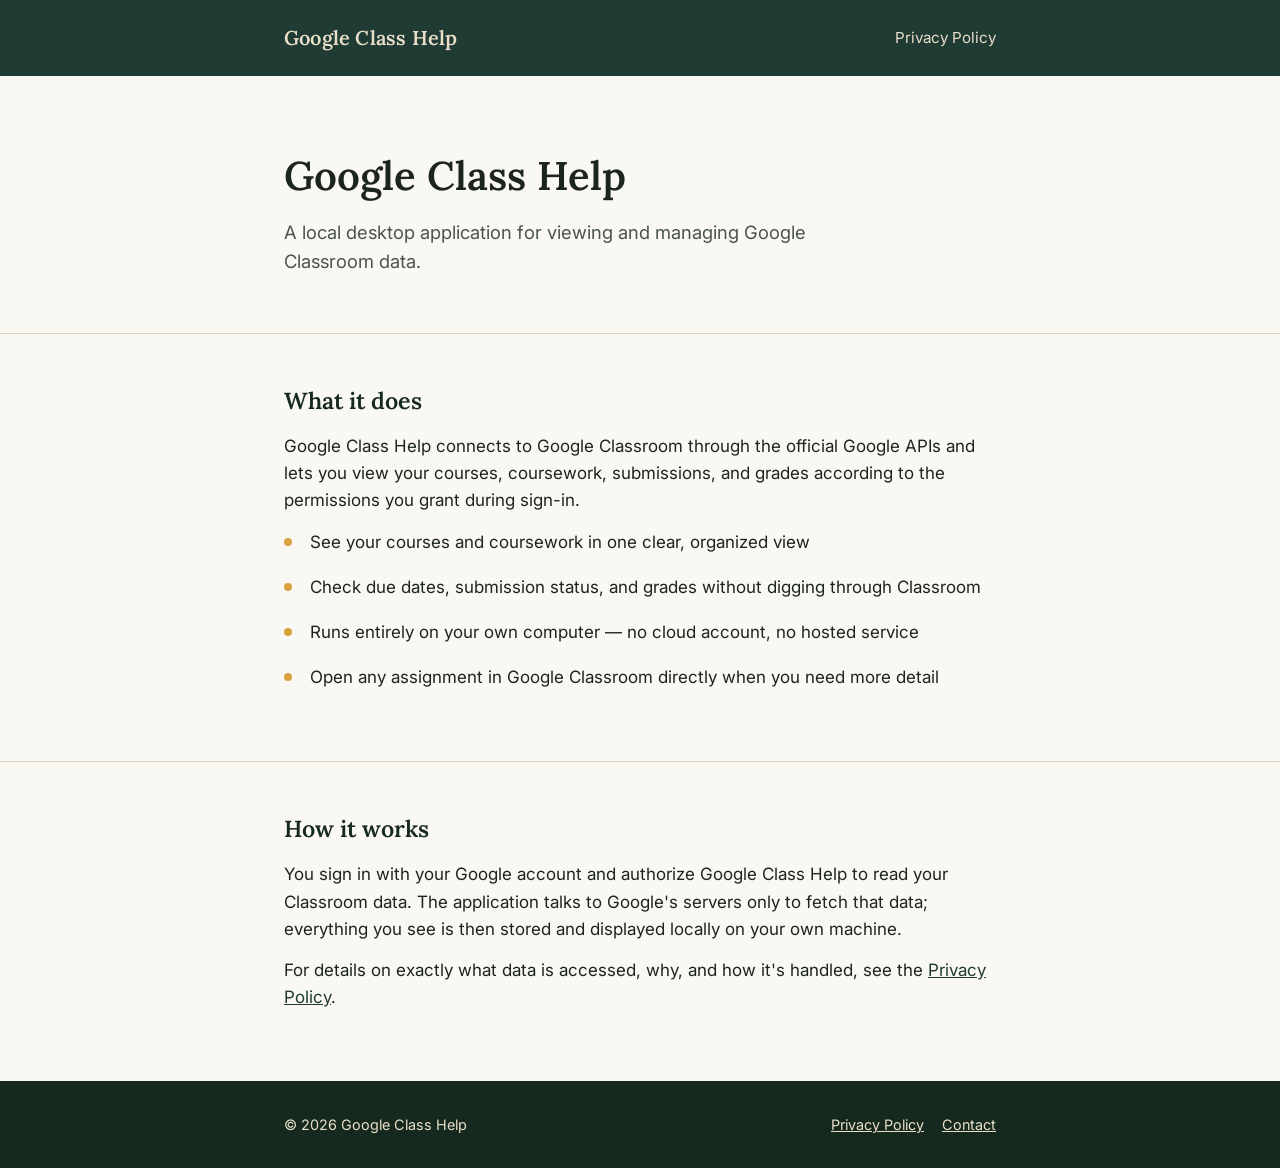
<file: index.html>
<!DOCTYPE html>
<html lang="en">
<head>
<meta charset="UTF-8">
<meta name="viewport" content="width=device-width, initial-scale=1">
<title>Google Class Help</title>
<meta name="description" content="A local desktop application for viewing and managing Google Classroom data.">
<link rel="stylesheet" href="style.css">
</head>
<body>

<header class="site-header">
  <div class="wrap">
    <a class="brand" href="index.html">
      <span class="brand-mark">Google Class Help</span>
    </a>
    <nav class="site-nav">
      <a href="privacy.html">Privacy Policy</a>
    </nav>
  </div>
</header>

<main>
  <section class="hero">
    <div class="wrap">
      <h1>Google Class Help</h1>
      <p class="lede">A local desktop application for viewing and managing Google Classroom data.</p>
    </div>
  </section>

  <section>
    <div class="wrap">
      <h2>What it does</h2>
      <p>
        Google Class Help connects to Google Classroom through the official Google APIs
        and lets you view your courses, coursework, submissions, and grades according
        to the permissions you grant during sign-in.
      </p>
      <ul class="feature-list">
        <li>See your courses and coursework in one clear, organized view</li>
        <li>Check due dates, submission status, and grades without digging through Classroom</li>
        <li>Runs entirely on your own computer — no cloud account, no hosted service</li>
        <li>Open any assignment in Google Classroom directly when you need more detail</li>
      </ul>
    </div>
  </section>

  <section>
    <div class="wrap">
      <h2>How it works</h2>
      <p>
        You sign in with your Google account and authorize Google Class Help to read your
        Classroom data. The application talks to Google's servers only to fetch that data;
        everything you see is then stored and displayed locally on your own machine.
      </p>
      <p>
        For details on exactly what data is accessed, why, and how it's handled, see the
        <a href="privacy.html">Privacy Policy</a>.
      </p>
    </div>
  </section>
</main>

<footer class="site-footer">
  <div class="wrap">
    <span>&copy; 2026 Google Class Help</span>
    <div class="links">
      <a href="privacy.html">Privacy Policy</a>
      <a href="mailto:petrposl563@gmail.com">Contact</a>
    </div>
  </div>
</footer>

</body>
</html>
</file>
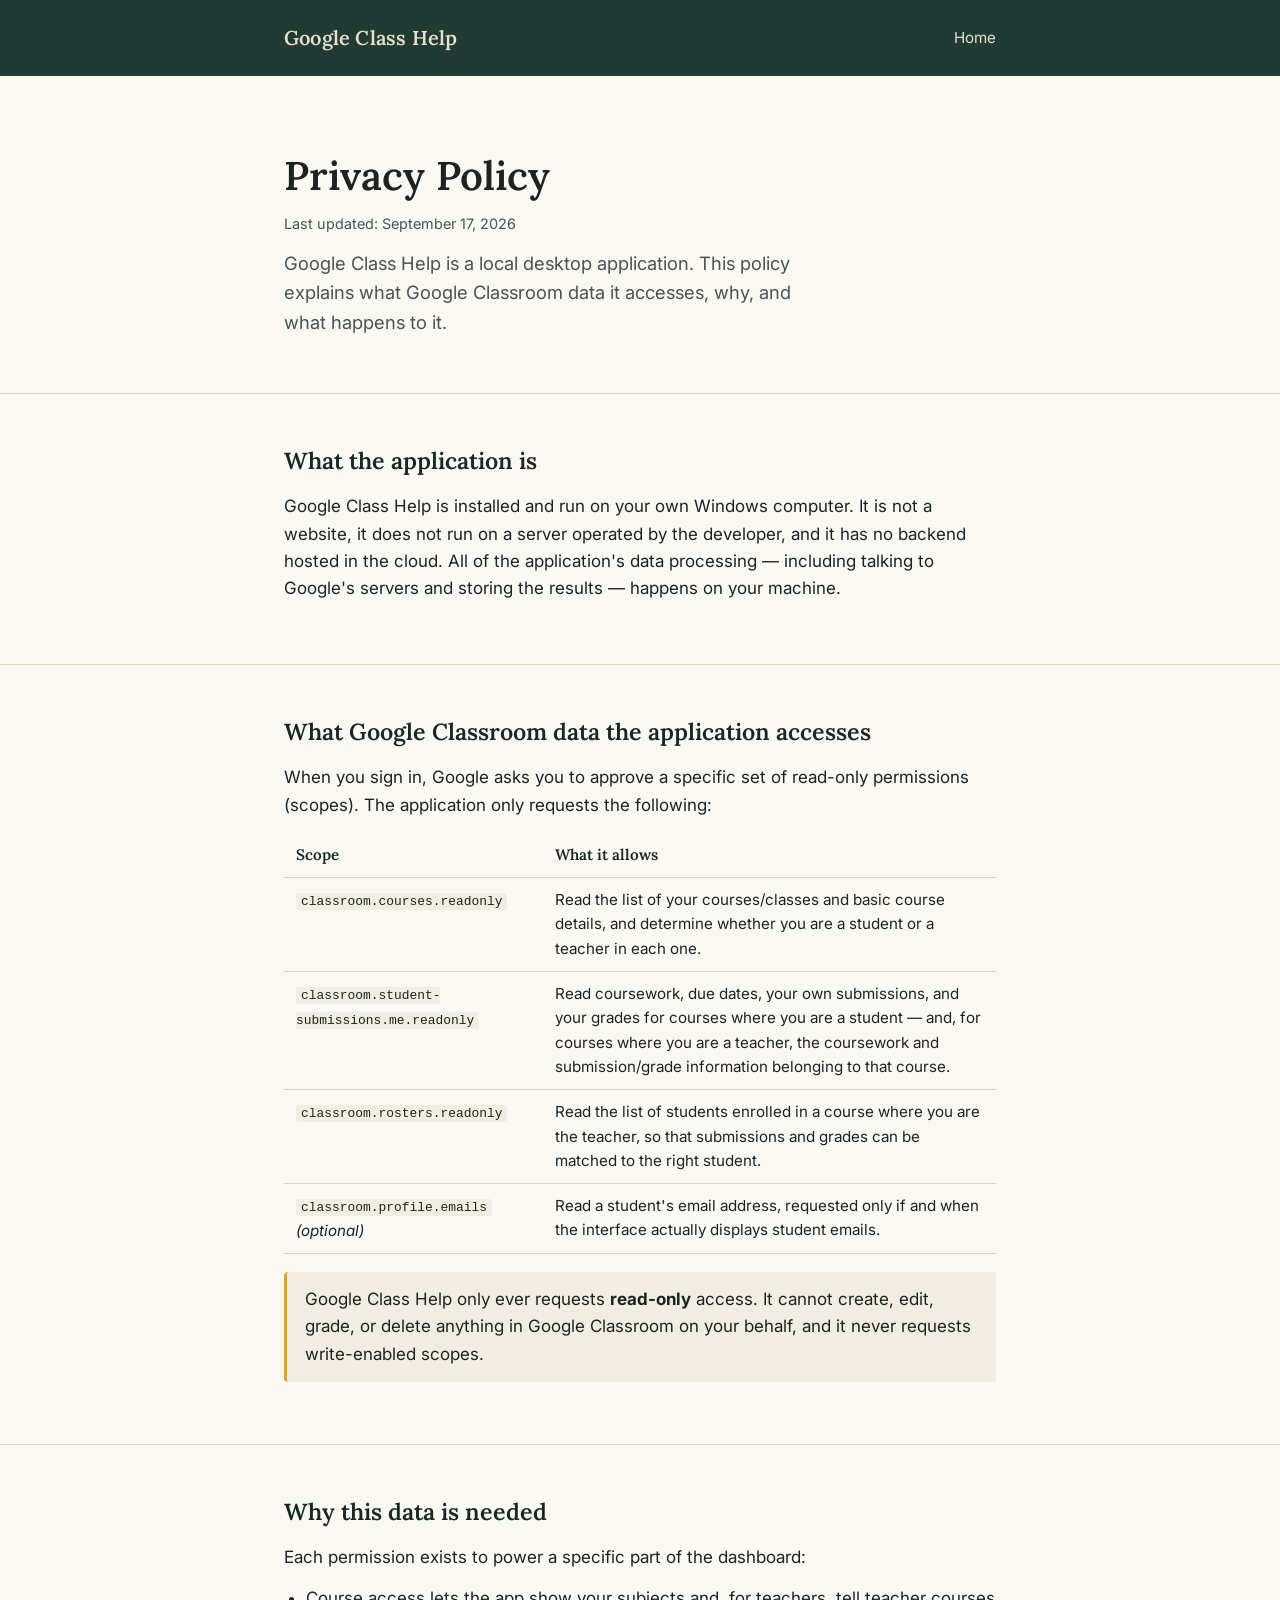
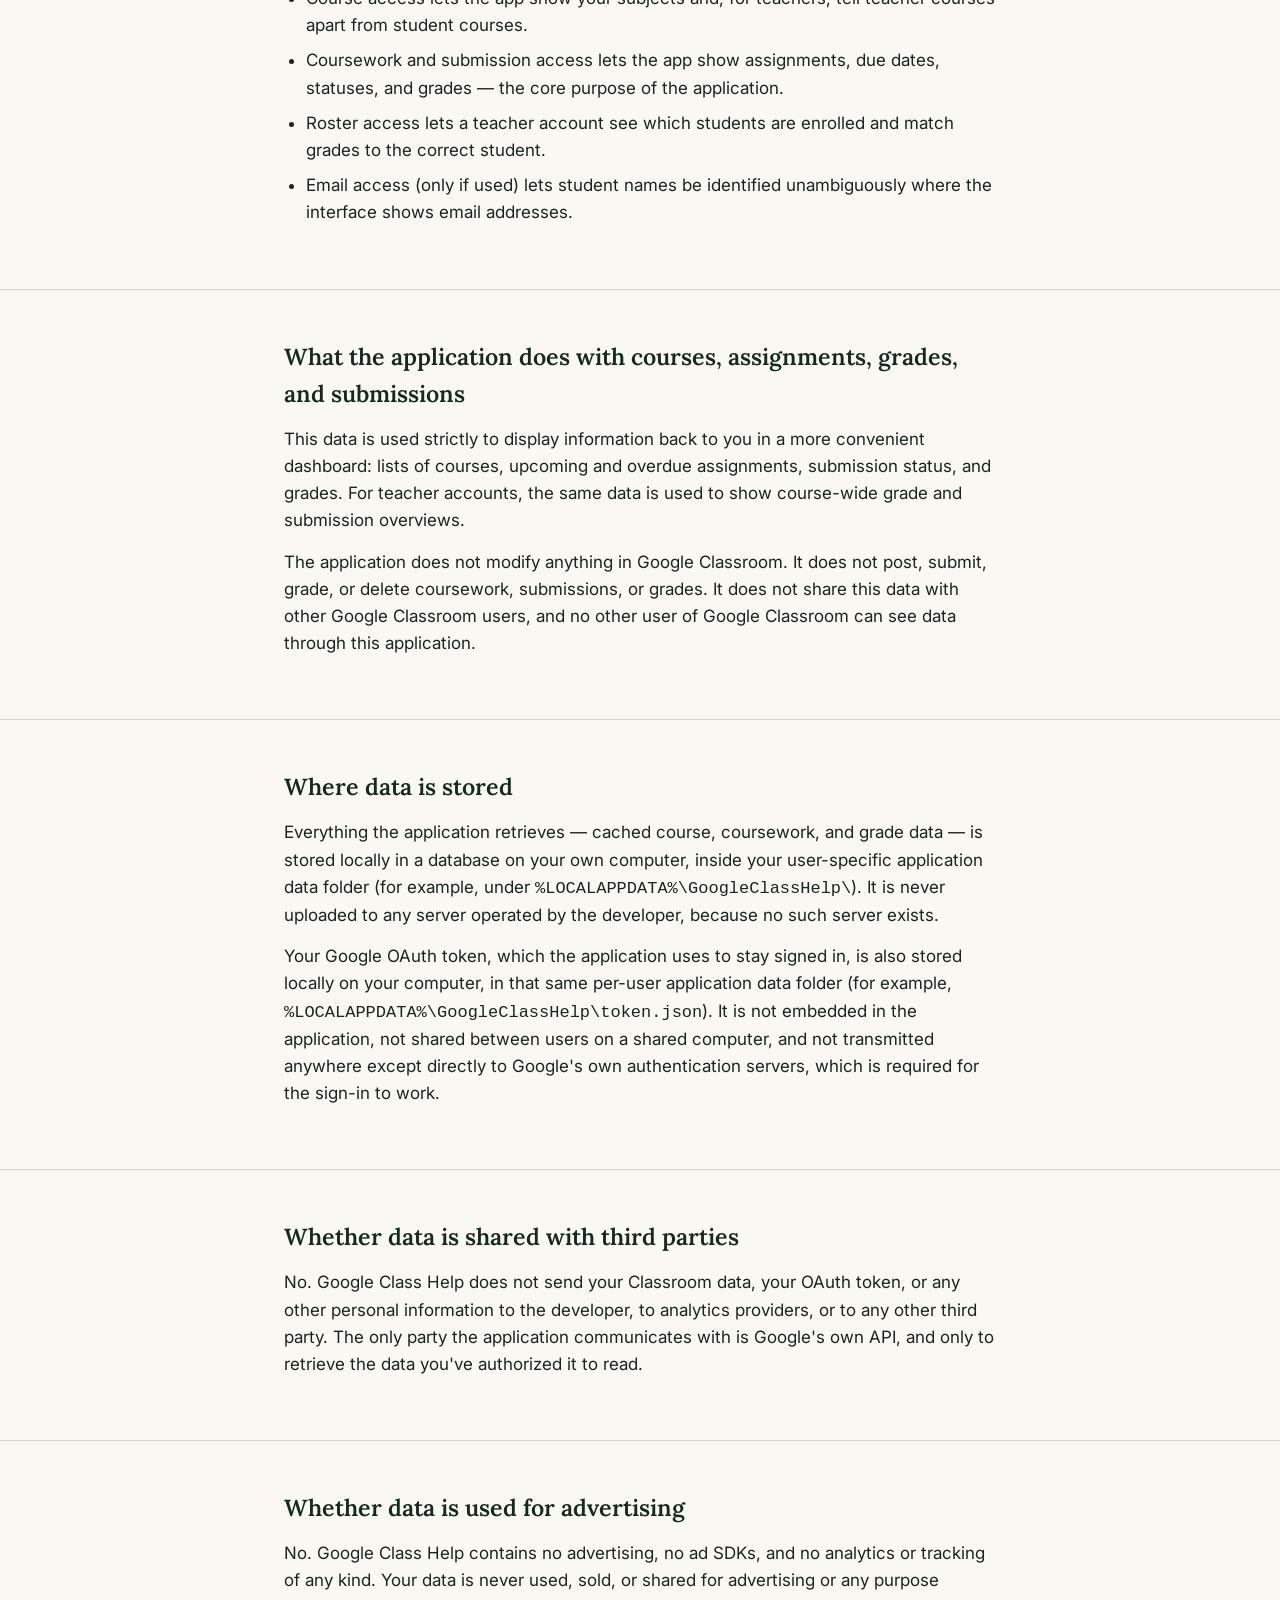
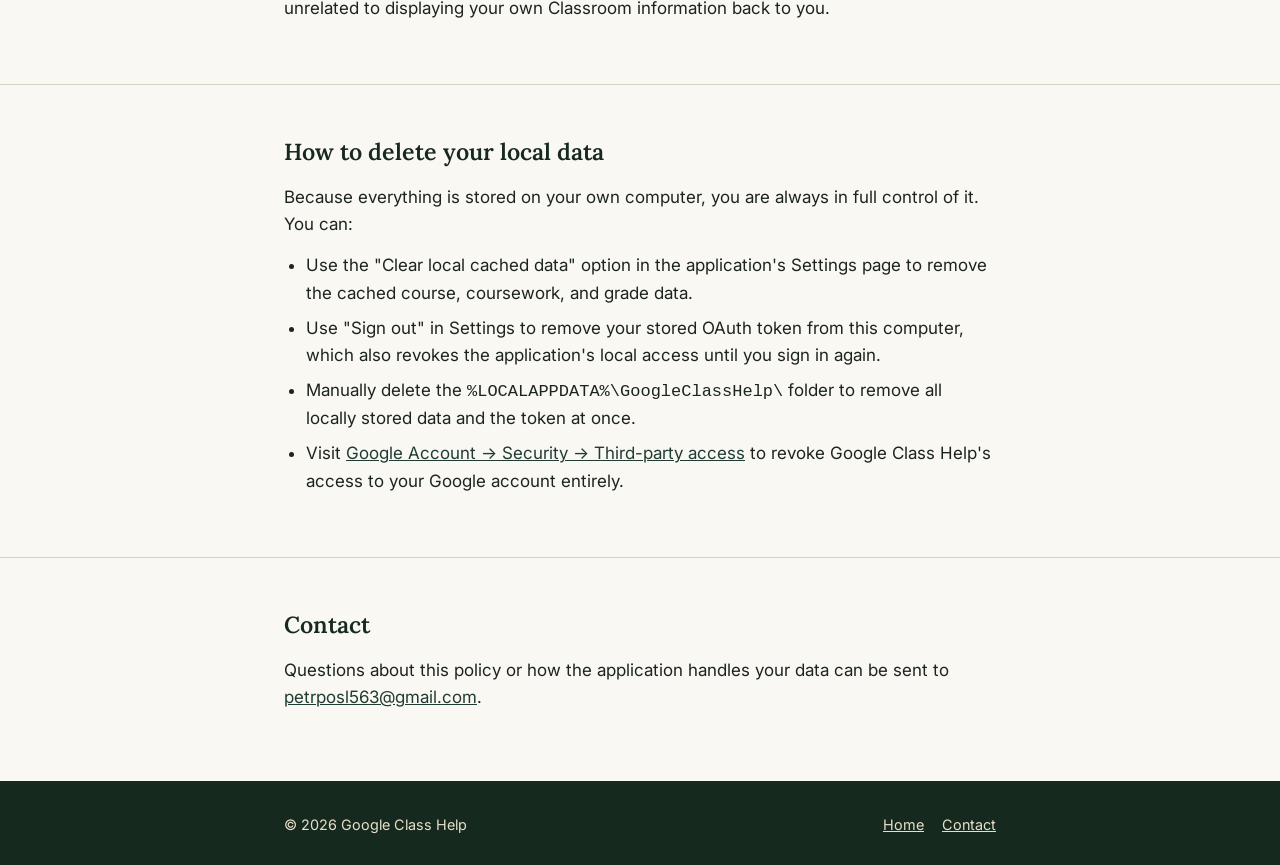
<file: privacy.html>
<!DOCTYPE html>
<html lang="en">
<head>
<meta charset="UTF-8">
<meta name="viewport" content="width=device-width, initial-scale=1">
<title>Privacy Policy — Google Class Help</title>
<meta name="description" content="Privacy Policy for Google Class Help, a local desktop application that connects to Google Classroom.">
<link rel="stylesheet" href="style.css">
</head>
<body>

<header class="site-header">
  <div class="wrap">
    <a class="brand" href="index.html">
      <span class="brand-mark">Google Class Help</span>
    </a>
    <nav class="site-nav">
      <a href="index.html">Home</a>
    </nav>
  </div>
</header>

<main>
  <section class="hero">
    <div class="wrap">
      <h1>Privacy Policy</h1>
      <p class="policy-updated">Last updated: September 17, 2026</p>
      <p class="lede">
        Google Class Help is a local desktop application. This policy explains what
        Google Classroom data it accesses, why, and what happens to it.
      </p>
    </div>
  </section>

  <section>
    <div class="wrap">
      <h2>What the application is</h2>
      <p>
        Google Class Help is installed and run on your own Windows computer. It is not a
        website, it does not run on a server operated by the developer, and it has no
        backend hosted in the cloud. All of the application's data processing — including
        talking to Google's servers and storing the results — happens on your machine.
      </p>
    </div>
  </section>

  <section>
    <div class="wrap">
      <h2>What Google Classroom data the application accesses</h2>
      <p>
        When you sign in, Google asks you to approve a specific set of read-only
        permissions (scopes). The application only requests the following:
      </p>
      <table class="scope-table">
        <thead>
          <tr>
            <th>Scope</th>
            <th>What it allows</th>
          </tr>
        </thead>
        <tbody>
          <tr>
            <td><code>classroom.courses.readonly</code></td>
            <td>Read the list of your courses/classes and basic course details, and determine whether you are a student or a teacher in each one.</td>
          </tr>
          <tr>
            <td><code>classroom.student-submissions.me.readonly</code></td>
            <td>Read coursework, due dates, your own submissions, and your grades for courses where you are a student — and, for courses where you are a teacher, the coursework and submission/grade information belonging to that course.</td>
          </tr>
          <tr>
            <td><code>classroom.rosters.readonly</code></td>
            <td>Read the list of students enrolled in a course where you are the teacher, so that submissions and grades can be matched to the right student.</td>
          </tr>
          <tr>
            <td><code>classroom.profile.emails</code> <em>(optional)</em></td>
            <td>Read a student's email address, requested only if and when the interface actually displays student emails.</td>
          </tr>
        </tbody>
      </table>
      <p class="note">
        Google Class Help only ever requests <strong>read-only</strong> access. It cannot
        create, edit, grade, or delete anything in Google Classroom on your behalf, and it
        never requests write-enabled scopes.
      </p>
    </div>
  </section>

  <section>
    <div class="wrap">
      <h2>Why this data is needed</h2>
      <p>
        Each permission exists to power a specific part of the dashboard:
      </p>
      <ul>
        <li>Course access lets the app show your subjects and, for teachers, tell teacher courses apart from student courses.</li>
        <li>Coursework and submission access lets the app show assignments, due dates, statuses, and grades — the core purpose of the application.</li>
        <li>Roster access lets a teacher account see which students are enrolled and match grades to the correct student.</li>
        <li>Email access (only if used) lets student names be identified unambiguously where the interface shows email addresses.</li>
      </ul>
    </div>
  </section>

  <section>
    <div class="wrap">
      <h2>What the application does with courses, assignments, grades, and submissions</h2>
      <p>
        This data is used strictly to display information back to you in a more convenient
        dashboard: lists of courses, upcoming and overdue assignments, submission status,
        and grades. For teacher accounts, the same data is used to show course-wide grade
        and submission overviews.
      </p>
      <p>
        The application does not modify anything in Google Classroom. It does not post,
        submit, grade, or delete coursework, submissions, or grades. It does not share this
        data with other Google Classroom users, and no other user of Google Classroom can
        see data through this application.
      </p>
    </div>
  </section>

  <section>
    <div class="wrap">
      <h2>Where data is stored</h2>
      <p>
        Everything the application retrieves — cached course, coursework, and grade data —
        is stored locally in a database on your own computer, inside your user-specific
        application data folder (for example, under <code>%LOCALAPPDATA%\GoogleClassHelp\</code>).
        It is never uploaded to any server operated by the developer, because no such server exists.
      </p>
      <p>
        Your Google OAuth token, which the application uses to stay signed in, is also
        stored locally on your computer, in that same per-user application data folder
        (for example, <code>%LOCALAPPDATA%\GoogleClassHelp\token.json</code>). It is not
        embedded in the application, not shared between users on a shared computer, and not
        transmitted anywhere except directly to Google's own authentication servers, which
        is required for the sign-in to work.
      </p>
    </div>
  </section>

  <section>
    <div class="wrap">
      <h2>Whether data is shared with third parties</h2>
      <p>
        No. Google Class Help does not send your Classroom data, your OAuth token, or any
        other personal information to the developer, to analytics providers, or to any
        other third party. The only party the application communicates with is Google's own
        API, and only to retrieve the data you've authorized it to read.
      </p>
    </div>
  </section>

  <section>
    <div class="wrap">
      <h2>Whether data is used for advertising</h2>
      <p>
        No. Google Class Help contains no advertising, no ad SDKs, and no analytics or
        tracking of any kind. Your data is never used, sold, or shared for advertising or
        any purpose unrelated to displaying your own Classroom information back to you.
      </p>
    </div>
  </section>

  <section>
    <div class="wrap">
      <h2>How to delete your local data</h2>
      <p>
        Because everything is stored on your own computer, you are always in full control
        of it. You can:
      </p>
      <ul>
        <li>Use the "Clear local cached data" option in the application's Settings page to remove the cached course, coursework, and grade data.</li>
        <li>Use "Sign out" in Settings to remove your stored OAuth token from this computer, which also revokes the application's local access until you sign in again.</li>
        <li>Manually delete the <code>%LOCALAPPDATA%\GoogleClassHelp\</code> folder to remove all locally stored data and the token at once.</li>
        <li>Visit <a href="https://myaccount.google.com/permissions" target="_blank" rel="noopener">Google Account &rarr; Security &rarr; Third-party access</a> to revoke Google Class Help's access to your Google account entirely.</li>
      </ul>
    </div>
  </section>

  <section>
    <div class="wrap">
      <h2>Contact</h2>
      <p>
        Questions about this policy or how the application handles your data can be sent to
        <a href="mailto:petrposl563@gmail.com">petrposl563@gmail.com</a>.
      </p>
    </div>
  </section>
</main>

<footer class="site-footer">
  <div class="wrap">
    <span>&copy; 2026 Google Class Help</span>
    <div class="links">
      <a href="index.html">Home</a>
      <a href="mailto:petrposl563@gmail.com">Contact</a>
    </div>
  </div>
</footer>

</body>
</html>
</file>
<file: style.css>
/* Google Class Help — site styles
   Palette pulled from a chalkboard: deep board green, chalk yellow, paper white, ink navy. */

@import url('https://fonts.googleapis.com/css2?family=Lora:ital,wght@0,500;0,600;1,500&family=Inter:wght@400;500;600&display=swap');

:root {
  --board: #1f3b33;
  --board-dark: #16291f;
  --paper: #faf8f3;
  --ink: #1c2420;
  --ink-soft: #4a534d;
  --chalk: #e9dfc9;
  --chalk-yellow: #d9a13b;
  --rule: #d8d2c2;

  --serif: 'Lora', Georgia, 'Times New Roman', serif;
  --sans: 'Inter', -apple-system, BlinkMacSystemFont, 'Segoe UI', sans-serif;
}

* {
  box-sizing: border-box;
}

html {
  -webkit-text-size-adjust: 100%;
}

body {
  margin: 0;
  background: var(--paper);
  color: var(--ink);
  font-family: var(--sans);
  font-size: 17px;
  line-height: 1.6;
}

a {
  color: var(--board);
}

a:focus-visible,
button:focus-visible {
  outline: 2px solid var(--chalk-yellow);
  outline-offset: 3px;
}

img {
  max-width: 100%;
}

.wrap {
  max-width: 760px;
  margin: 0 auto;
  padding: 0 24px;
}

/* ---------- header ---------- */

.site-header {
  background: var(--board);
  color: var(--chalk);
  padding: 22px 0;
}

.site-header .wrap {
  display: flex;
  align-items: center;
  justify-content: space-between;
  gap: 16px;
}

.brand {
  display: flex;
  align-items: baseline;
  gap: 10px;
  text-decoration: none;
  color: var(--chalk);
}

.brand-mark {
  font-family: var(--serif);
  font-weight: 600;
  font-size: 1.25rem;
  letter-spacing: 0.01em;
}

.brand-tag {
  display: none;
}

.site-nav a {
  color: var(--chalk);
  text-decoration: none;
  font-size: 0.95rem;
  border-bottom: 1px solid transparent;
  padding-bottom: 2px;
}

.site-nav a:hover {
  border-bottom-color: var(--chalk-yellow);
}

/* ---------- hero ---------- */

.hero {
  padding: 76px 0 56px;
  border-bottom: 1px solid var(--rule);
}

.hero h1 {
  font-family: var(--serif);
  font-weight: 600;
  font-size: 2.5rem;
  line-height: 1.2;
  margin: 0 0 18px;
  max-width: 15ch;
}

.hero .lede {
  font-size: 1.15rem;
  color: var(--ink-soft);
  max-width: 46ch;
  margin: 0;
}

/* ---------- content sections ---------- */

main section {
  padding: 48px 0;
  border-bottom: 1px solid var(--rule);
}

main section:last-of-type {
  border-bottom: none;
}

h2 {
  font-family: var(--serif);
  font-weight: 600;
  font-size: 1.45rem;
  margin: 0 0 14px;
  color: var(--board-dark);
}

p {
  margin: 0 0 14px;
}

ul, ol {
  margin: 0 0 14px;
  padding-left: 22px;
}

li {
  margin-bottom: 8px;
}

.feature-list {
  list-style: none;
  padding-left: 0;
  display: grid;
  gap: 10px;
}

.feature-list li {
  padding-left: 26px;
  position: relative;
}

.feature-list li::before {
  content: "";
  position: absolute;
  left: 0;
  top: 9px;
  width: 8px;
  height: 8px;
  background: var(--chalk-yellow);
  border-radius: 50%;
}

/* ---------- privacy page ---------- */

.policy-updated {
  color: var(--ink-soft);
  font-size: 0.9rem;
  margin-top: -6px;
}

.scope-table {
  width: 100%;
  border-collapse: collapse;
  margin: 8px 0 18px;
  font-size: 0.95rem;
}

.scope-table th,
.scope-table td {
  text-align: left;
  padding: 10px 12px;
  border-bottom: 1px solid var(--rule);
  vertical-align: top;
}

.scope-table th {
  font-family: var(--serif);
  font-weight: 600;
  color: var(--board-dark);
}

.scope-table code {
  font-size: 0.85em;
  background: #f1ede2;
  padding: 1px 5px;
  border-radius: 3px;
}

.note {
  background: #f1ede2;
  border-left: 3px solid var(--chalk-yellow);
  padding: 14px 18px;
  border-radius: 4px;
  margin: 0 0 14px;
}

/* ---------- footer ---------- */

.site-footer {
  background: var(--board-dark);
  color: var(--chalk);
  padding: 32px 0;
  margin-top: 8px;
}

.site-footer .wrap {
  display: flex;
  flex-wrap: wrap;
  gap: 10px 24px;
  align-items: center;
  justify-content: space-between;
  font-size: 0.9rem;
}

.site-footer a {
  color: var(--chalk);
}

.site-footer .links {
  display: flex;
  gap: 18px;
}

/* ---------- responsive ---------- */

@media (max-width: 560px) {
  .hero {
    padding: 52px 0 40px;
  }

  .hero h1 {
    font-size: 2rem;
  }

  .scope-table {
    display: block;
    overflow-x: auto;
  }

  .site-footer .wrap {
    flex-direction: column;
    align-items: flex-start;
  }
}
</file>
